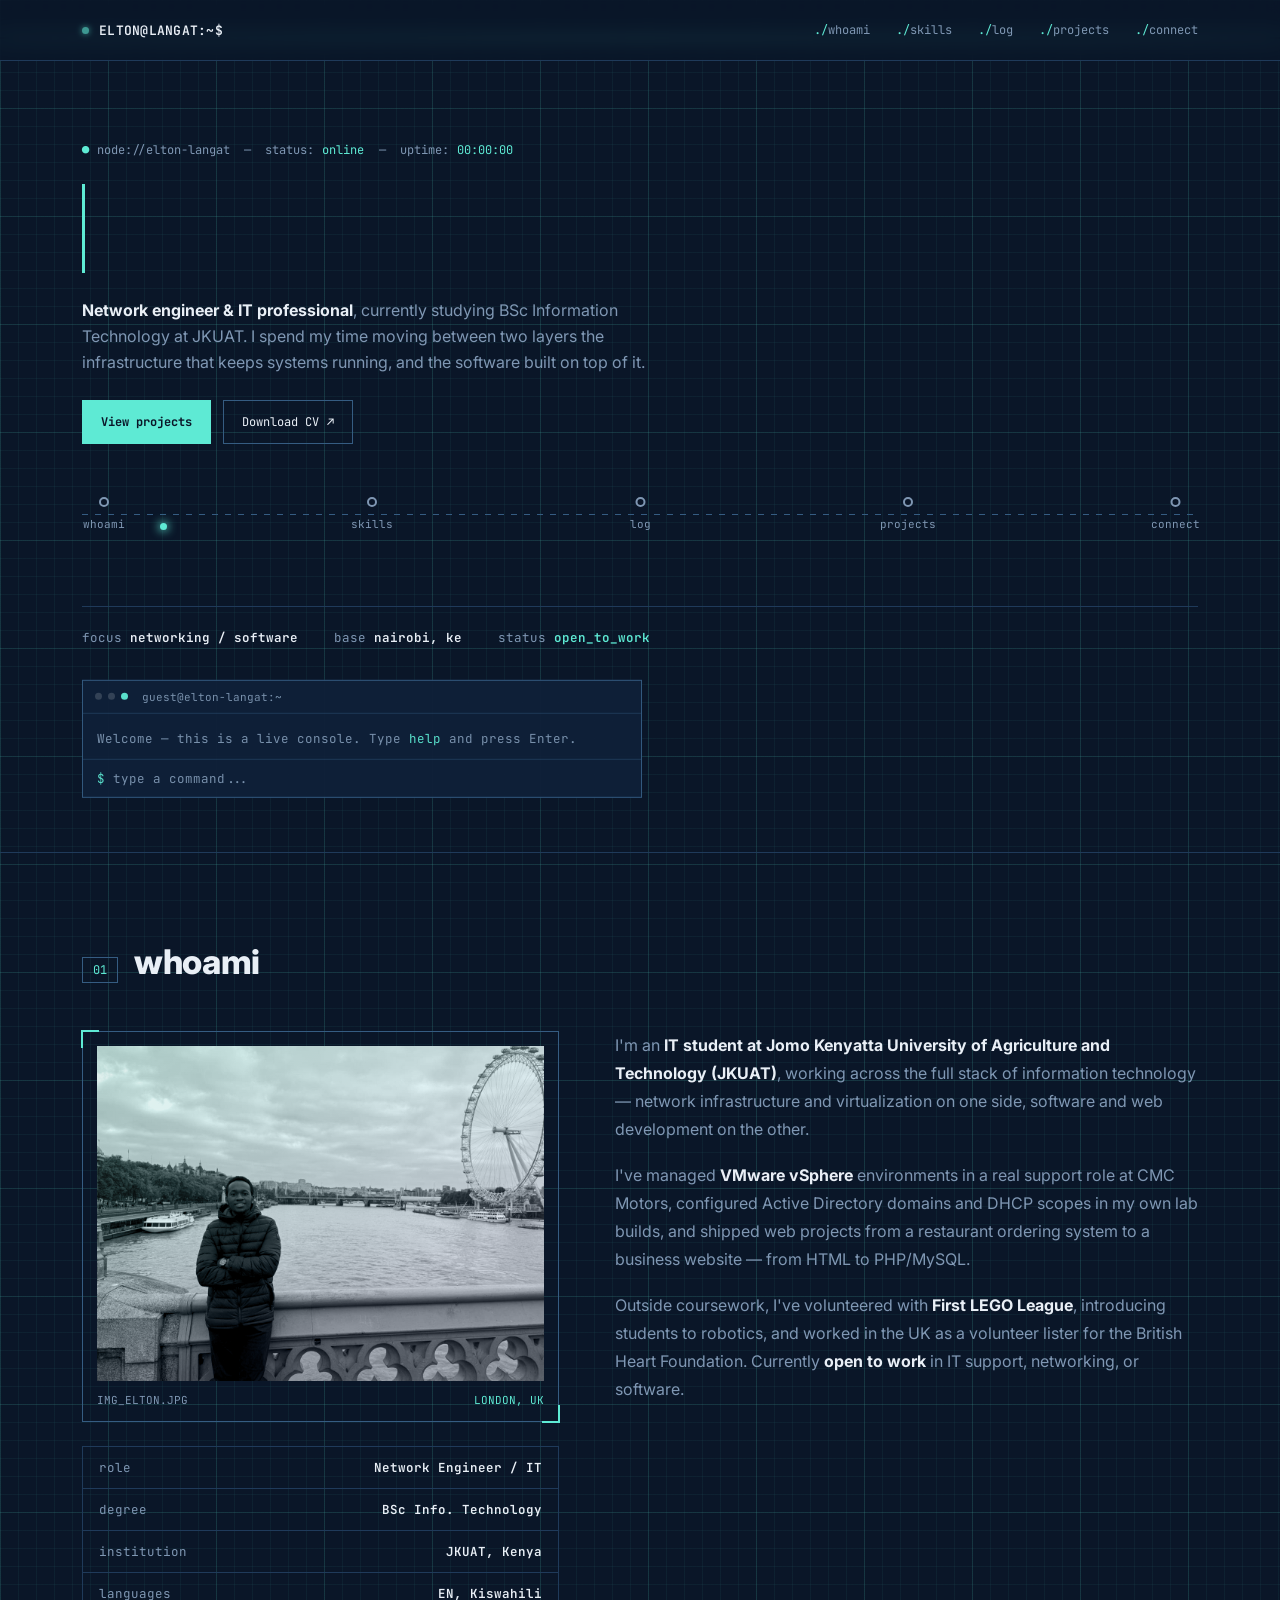
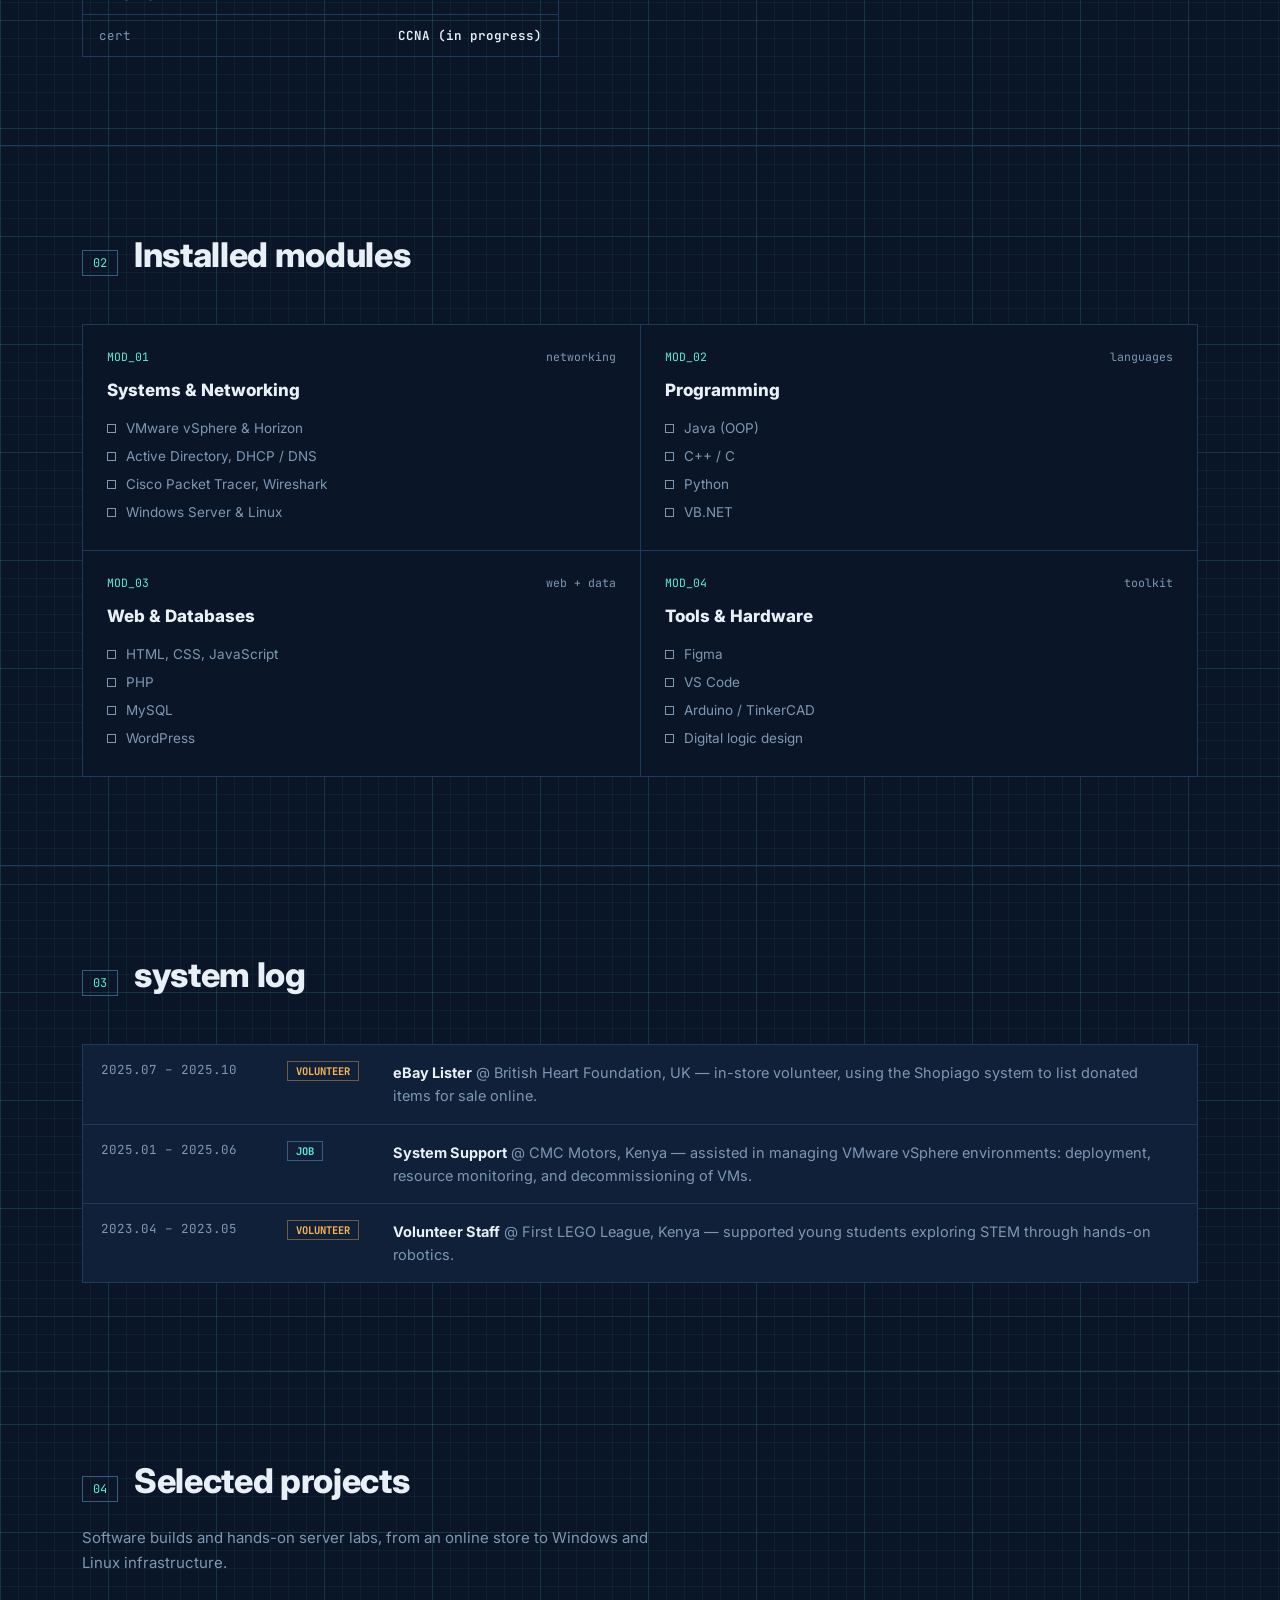
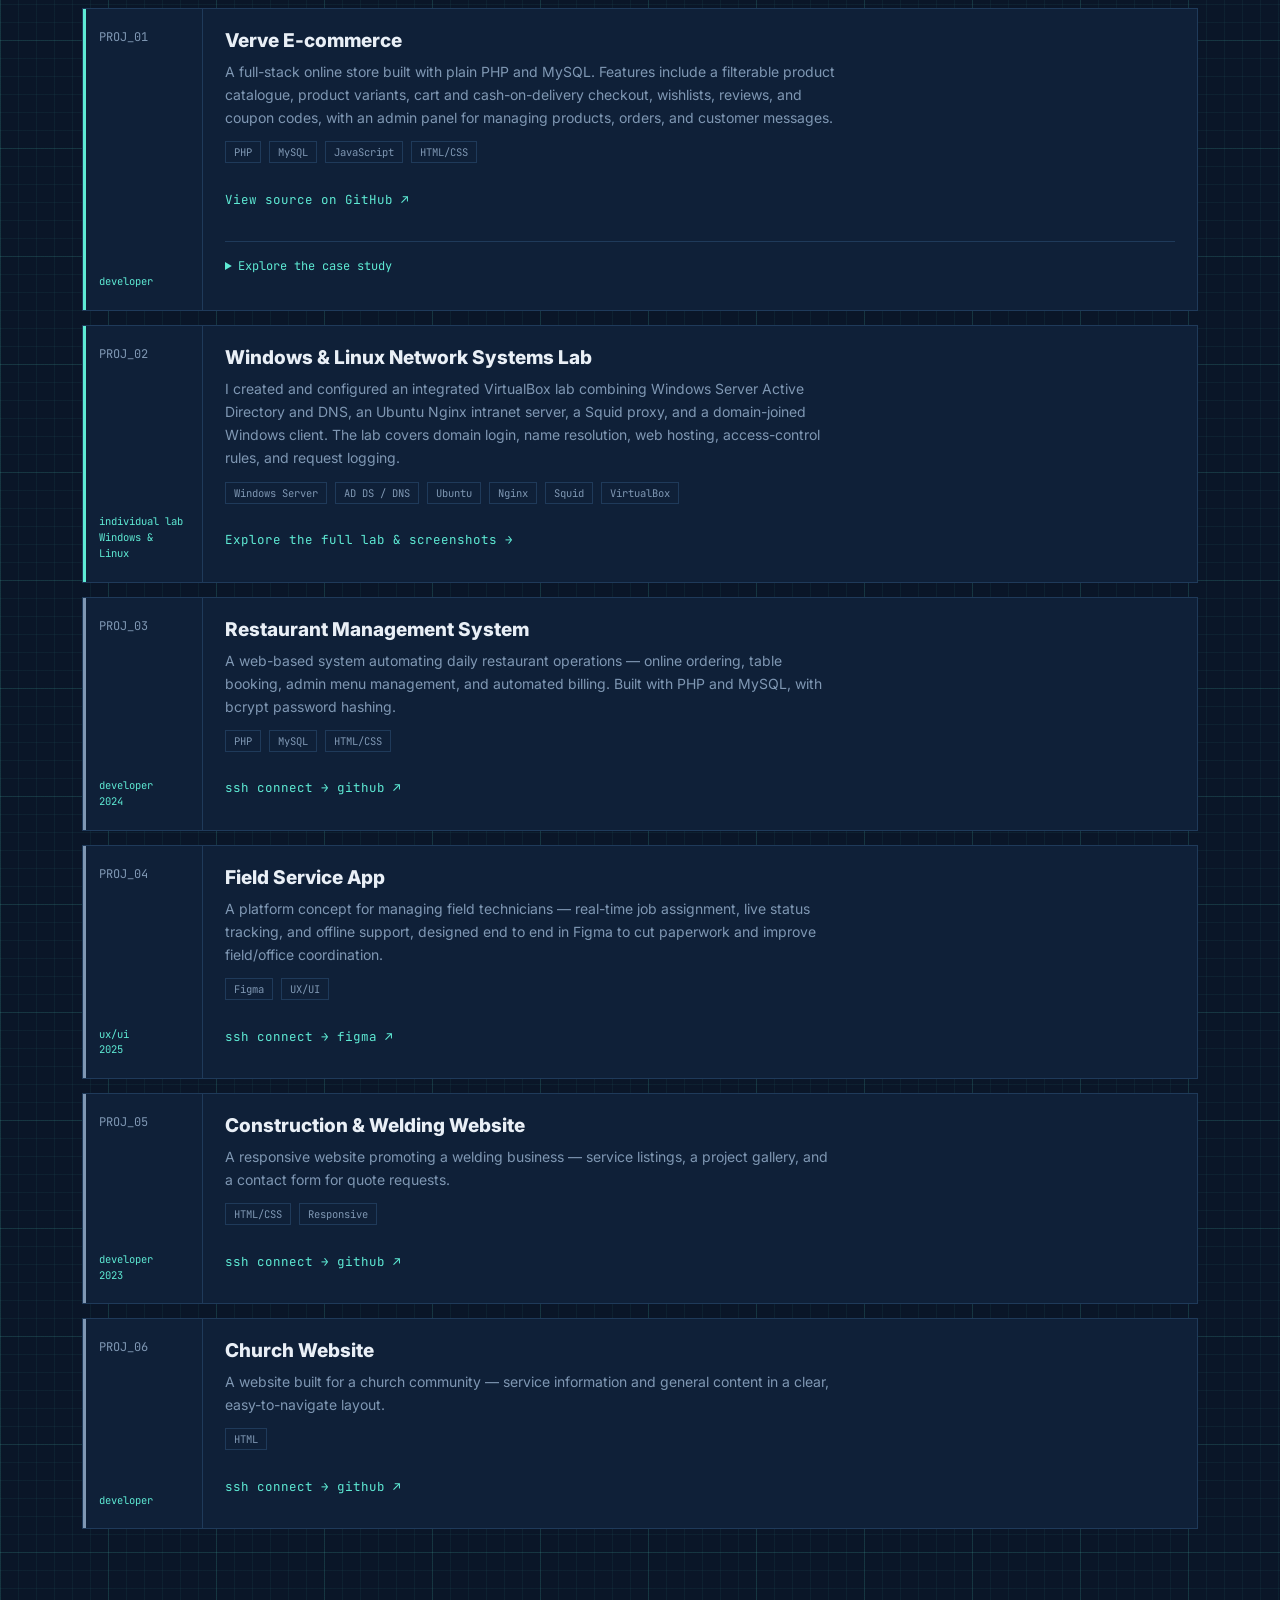
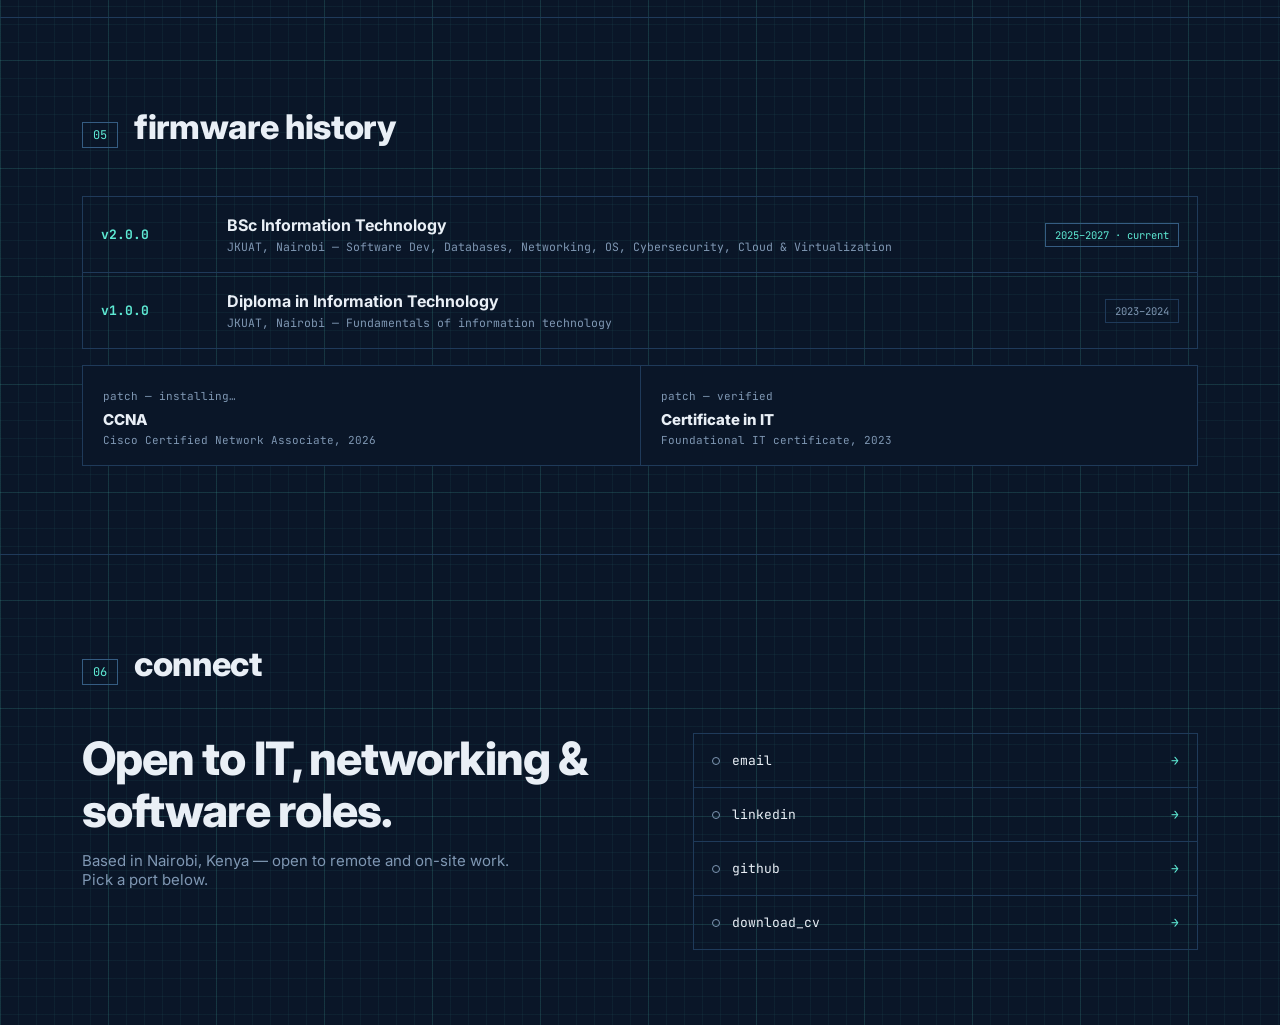
<file: index.html>
<!DOCTYPE html>
<html lang="en">
<head>
  <meta charset="UTF-8">
  <meta name="viewport" content="width=device-width, initial-scale=1">
  <meta http-equiv="refresh" content="0; url=portfolio-network.html">
  <title>Elton Langat — Portfolio</title>
  <link rel="icon" type="image/png" href="elton-logo.png">
</head>
<body>
  <p><a href="portfolio-network.html">Open Elton Langat's portfolio</a></p>
</body>
</html>
</file>
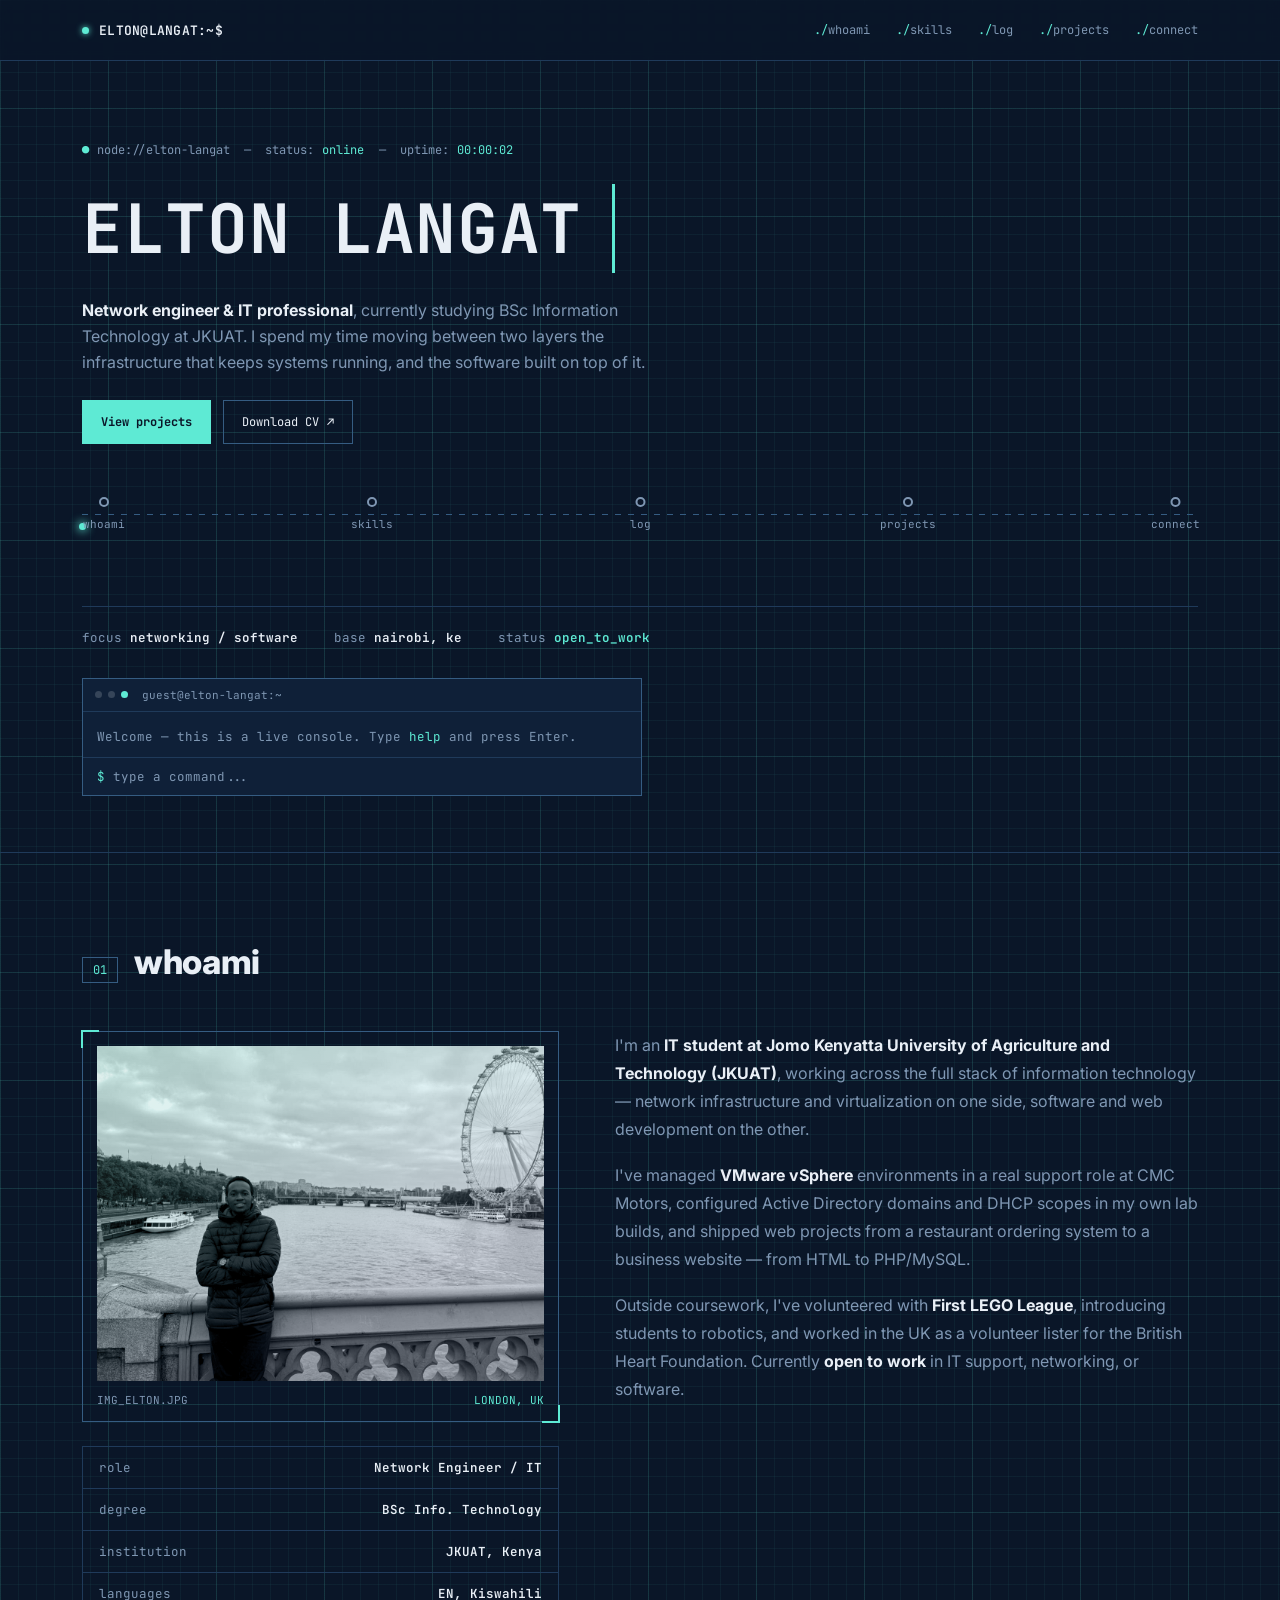
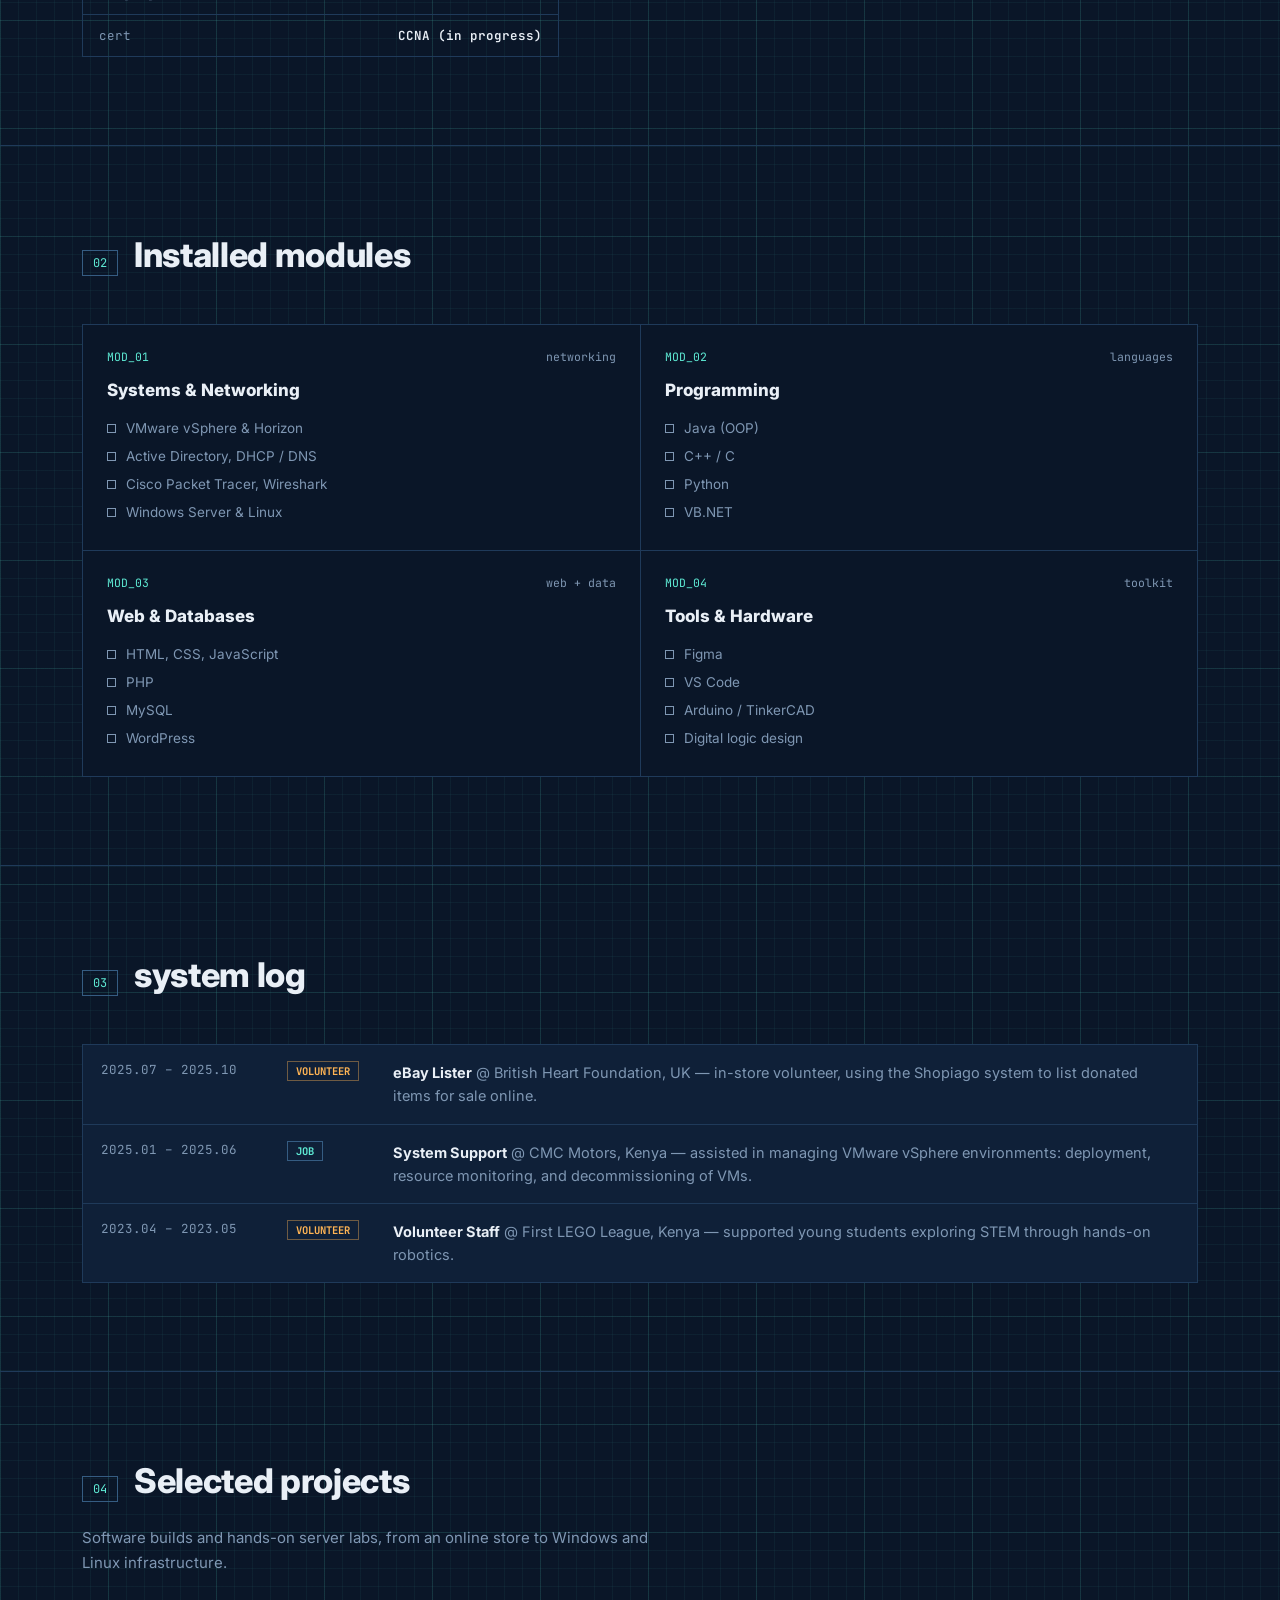
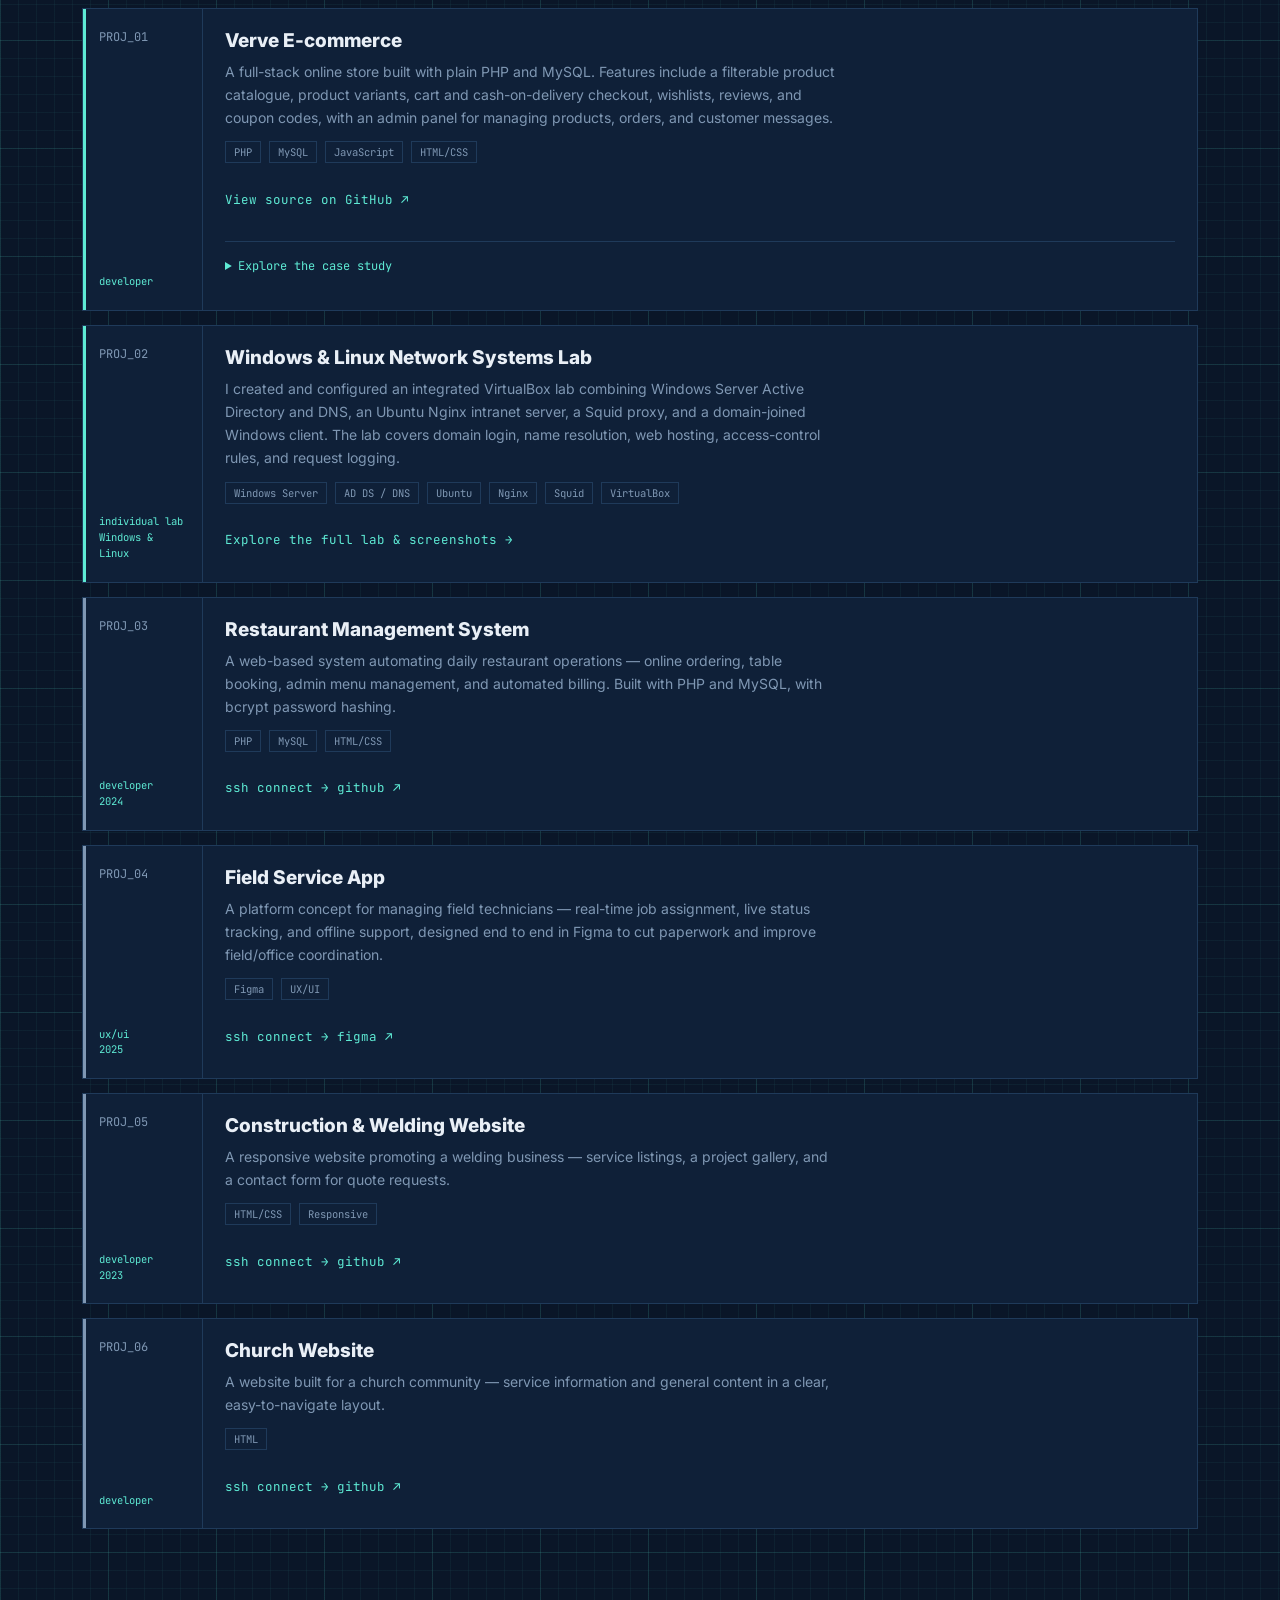
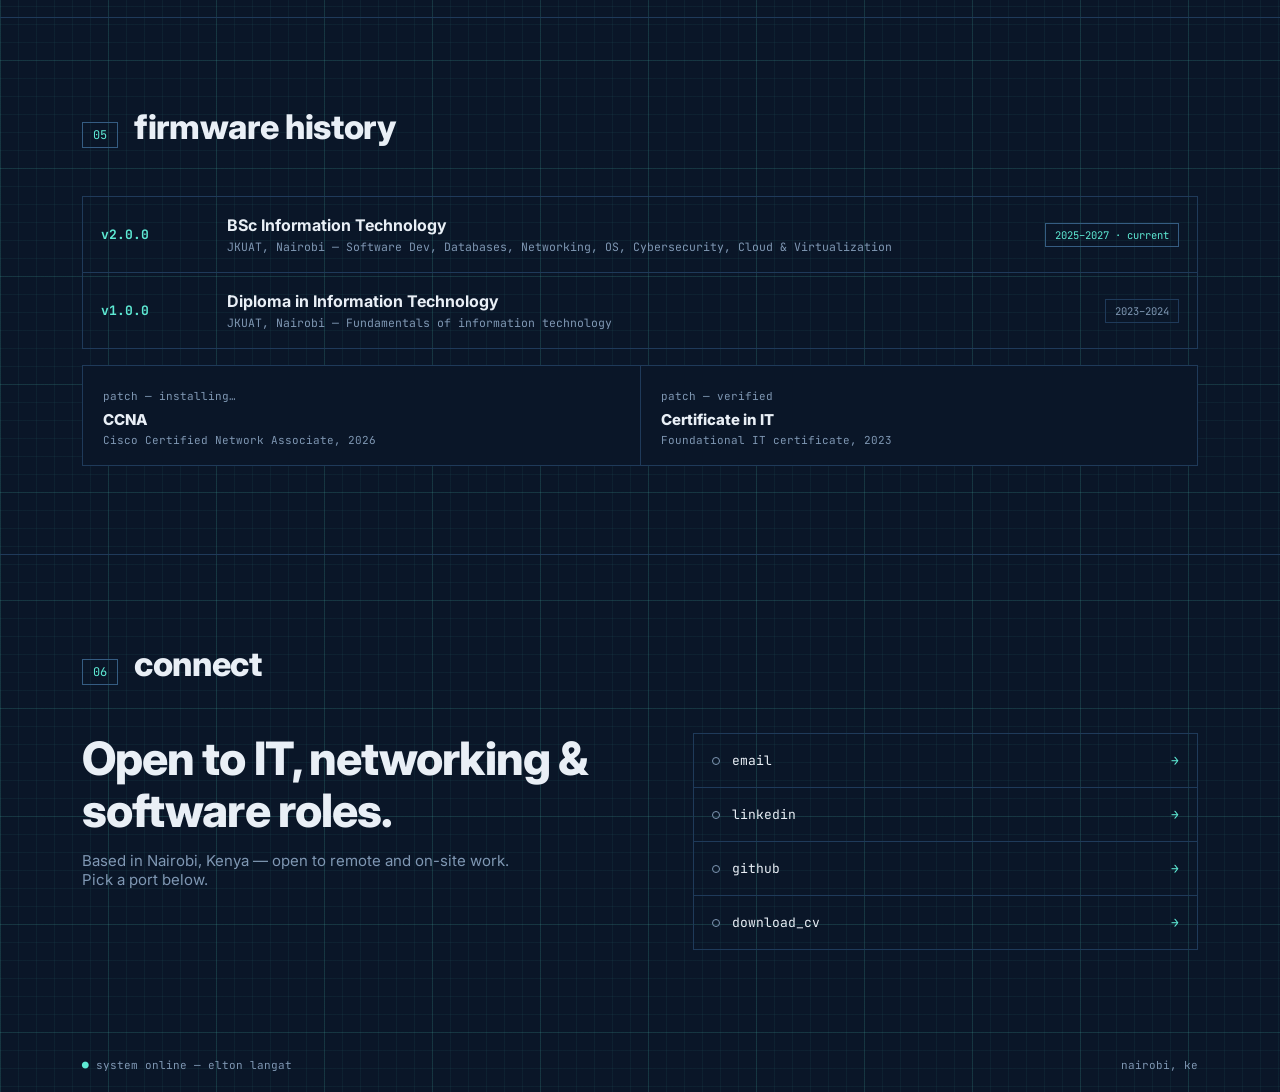
<file: portfolio-network.html>
<!DOCTYPE html>
<html lang="en">
<head>
<meta charset="UTF-8">
<link rel="icon" type="image/png" href="elton-logo.png">
<meta name="viewport" content="width=device-width, initial-scale=1, viewport-fit=cover">
<title>Elton Langat — /network</title>
<link rel="preconnect" href="https://fonts.googleapis.com">
<link rel="preconnect" href="https://fonts.gstatic.com" crossorigin>
<link href="https://fonts.googleapis.com/css2?family=JetBrains+Mono:wght@400;500;600;700&family=Inter:wght@400;500;600;700;800&display=swap" rel="stylesheet">
<link rel="stylesheet" href="style.css">
</head>
<body>

<header class="site">
  <div class="wrap nav-inner">
    <div class="mark"><span class="status-led"></span>ELTON@LANGAT:~$</div>
    <nav class="links">
      <a href="#about">whoami</a>
      <a href="#skills">skills</a>
      <a href="#experience">log</a>
      <a href="#projects">projects</a>
      <a href="#contact">connect</a>
    </nav>
  </div>
</header>

<section class="hero">
  <div class="scanline"></div>
  <div class="wrap">
    <div class="hero-topline"><span class="accent">●</span> node://elton-langat &nbsp;—&nbsp; status: <span class="accent">online</span> &nbsp;—&nbsp; uptime: <span class="accent mono" id="uptime">00:00:00</span></div>
    <h1 class="title">Elton Langat</h1>
    <p class="hero-desc">
      <strong>Network engineer &amp; IT professional</strong>, currently studying
      BSc Information Technology at JKUAT. I spend my time moving between two
      layers the infrastructure that keeps systems running, and the software
      built on top of it.
    </p>

    <div class="hero-actions"><a class="action-button primary" href="#projects">View projects</a><a class="action-button" href="https://1drv.ms/b/c/7d30a8a3c6ad86bd/IQCV1yqr6jHHQLAxtD1YakkZAe1cZ-hKlSJX8SQVIjviTTM?e=Q9FBt9" target="_blank" rel="noopener">Download CV <span aria-hidden="true">&#8599;</span></a></div>

    <div class="netmap">
      <div class="netmap-line"><span class="packet"></span></div>
      <a href="#about" class="layout-1 netnode" data-sec="whoami"><span class="dot"></span><span class="tag">whoami</span><span class="ping-tip"></span></a>
      <a href="#skills" class="layout-2 netnode" data-sec="skills"><span class="dot"></span><span class="tag">skills</span><span class="ping-tip"></span></a>
      <a href="#experience" class="layout-3 netnode" data-sec="log"><span class="dot"></span><span class="tag">log</span><span class="ping-tip"></span></a>
      <a href="#projects" class="layout-4 netnode" data-sec="projects"><span class="dot"></span><span class="tag">projects</span><span class="ping-tip"></span></a>
      <a href="#contact" class="layout-5 netnode" data-sec="connect"><span class="dot"></span><span class="tag">connect</span><span class="ping-tip"></span></a>
    </div>

    <div class="spec-strip">
      <div><span class="k">focus </span><span class="v">networking / software</span></div>
      <div><span class="k">base </span><span class="v">nairobi, ke</span></div>
      <div><span class="k">status </span><span class="v ok">open_to_work</span></div>
    </div>

    <div class="live-term reveal" id="liveTerm">
      <div class="bar"><span></span><span></span><span></span><span class="bar-label">guest@elton-langat:~</span></div>
      <div class="term-output" id="termOutput">
        <div class="tline">Welcome — this is a live console. Type <span class="accent">help</span> and press Enter.</div>
      </div>
      <div class="term-input-row">
        <span class="prompt">$</span>
        <input type="text" id="termInput" class="term-input" autocomplete="off" autocapitalize="off" spellcheck="false" placeholder="type a command..." aria-label="Terminal command input">
      </div>
    </div>
  </div>
</section>

<section id="about">
  <div class="wrap">
    <div class="sec-head reveal"><span class="sec-tag">01</span><h2 class="sec-title">whoami</h2></div>
    <div class="about-grid">
      <div class="reveal">
        <div class="frame">
          <div class="photo">
            <img src="Langat.jpeg" alt="Elton standing on Westminster Bridge in London, with the London Eye in the background">
          </div>
          <div class="cap"><span>IMG_ELTON.JPG</span><span class="accent">LONDON, UK</span></div>
        </div>
        <div class="spec-table">
          <div class="row"><span class="k">role</span><span class="v">Network Engineer / IT</span></div>
          <div class="row"><span class="k">degree</span><span class="v">BSc Info. Technology</span></div>
          <div class="row"><span class="k">institution</span><span class="v">JKUAT, Kenya</span></div>
          <div class="row"><span class="k">languages</span><span class="v">EN, Kiswahili</span></div>
          <div class="row"><span class="k">cert</span><span class="v">CCNA (in progress)</span></div>
        </div>
      </div>
      <div class="about-copy reveal">
        <p>I'm an <strong>IT student at Jomo Kenyatta University of Agriculture and Technology (JKUAT)</strong>, working across the full stack of information technology — network infrastructure and virtualization on one side, software and web development on the other.</p>
        <p>I've managed <strong>VMware vSphere</strong> environments in a real support role at CMC Motors, configured Active Directory domains and DHCP scopes in my own lab builds, and shipped web projects from a restaurant ordering system to a business website — from HTML to PHP/MySQL.</p>
        <p>Outside coursework, I've volunteered with <strong>First LEGO League</strong>, introducing students to robotics, and worked in the UK as a volunteer lister for the British Heart Foundation. Currently <strong>open to work</strong> in IT support, networking, or software.</p>
      </div>
    </div>
  </div>
</section>

<section id="skills">
  <div class="wrap">
    <div class="sec-head reveal"><span class="sec-tag">02</span><h2 class="sec-title">Installed modules</h2></div>
    <div class="modules reveal">
      <div class="module">
        <div class="module-head"><span class="id">MOD_01</span><span>networking</span></div>
        <h3>Systems &amp; Networking</h3>
        <div class="port-row"><span class="port"></span>VMware vSphere &amp; Horizon</div>
        <div class="port-row"><span class="port"></span>Active Directory, DHCP / DNS</div>
        <div class="port-row"><span class="port"></span>Cisco Packet Tracer, Wireshark</div>
        <div class="port-row"><span class="port"></span>Windows Server &amp; Linux</div>
      </div>
      <div class="module">
        <div class="module-head"><span class="id">MOD_02</span><span>languages</span></div>
        <h3>Programming</h3>
        <div class="port-row"><span class="port"></span>Java (OOP)</div>
        <div class="port-row"><span class="port"></span>C++ / C</div>
        <div class="port-row"><span class="port"></span>Python</div>
        <div class="port-row"><span class="port"></span>VB.NET</div>
      </div>
      <div class="module">
        <div class="module-head"><span class="id">MOD_03</span><span>web + data</span></div>
        <h3>Web &amp; Databases</h3>
        <div class="port-row"><span class="port"></span>HTML, CSS, JavaScript</div>
        <div class="port-row"><span class="port"></span>PHP</div>
        <div class="port-row"><span class="port"></span>MySQL</div>
        <div class="port-row"><span class="port"></span>WordPress</div>
      </div>
      <div class="module">
        <div class="module-head"><span class="id">MOD_04</span><span>toolkit</span></div>
        <h3>Tools &amp; Hardware</h3>
        <div class="port-row"><span class="port"></span>Figma</div>
        <div class="port-row"><span class="port"></span>VS Code</div>
        <div class="port-row"><span class="port"></span>Arduino / TinkerCAD</div>
        <div class="port-row"><span class="port"></span>Digital logic design</div>
      </div>
    </div>
  </div>
</section>

<section id="experience">
  <div class="wrap">
    <div class="sec-head reveal"><span class="sec-tag">03</span><h2 class="sec-title">system log</h2></div>
    <div class="synlog reveal">
      <div class="log-line">
        <span class="ts">2025.07 – 2025.10</span>
        <span class="tag vol">VOLUNTEER</span>
        <span class="msg"><strong>eBay Lister</strong> @ British Heart Foundation, UK — in-store volunteer, using the Shopiago system to list donated items for sale online.</span>
      </div>
      <div class="log-line">
        <span class="ts">2025.01 – 2025.06</span>
        <span class="tag">JOB</span>
        <span class="msg"><strong>System Support</strong> @ CMC Motors, Kenya — assisted in managing VMware vSphere environments: deployment, resource monitoring, and decommissioning of VMs.</span>
      </div>
      <div class="log-line">
        <span class="ts">2023.04 – 2023.05</span>
        <span class="tag vol">VOLUNTEER</span>
        <span class="msg"><strong>Volunteer Staff</strong> @ First LEGO League, Kenya — supported young students exploring STEM through hands-on robotics.</span>
      </div>
    </div>
  </div>
</section>

<section id="projects">
  <div class="wrap">
    <div class="sec-head reveal"><span class="sec-tag">04</span><h2 class="sec-title">Selected projects</h2></div>
    <p class="projects-intro">Software builds and hands-on server labs, from an online store to Windows and Linux infrastructure.</p>
    <div class="rack reveal">
      <div class="unit featured-project" id="verve">
        <div class="unit-id">PROJ_01<span class="role">developer</span></div>
        <div class="unit-body">
          <h3>Verve E-commerce</h3>
          <p>A full-stack online store built with plain PHP and MySQL. Features include a filterable product catalogue, product variants, cart and cash-on-delivery checkout, wishlists, reviews, and coupon codes, with an admin panel for managing products, orders, and customer messages.</p>
          <div class="unit-tags"><span>PHP</span><span>MySQL</span><span>JavaScript</span><span>HTML/CSS</span></div>
          <a class="unit-link" href="https://github.com/EltonVerve/verve-ecommerce" target="_blank" rel="noopener">View source on GitHub <span class="arrow">&#8599;</span></a>
          <details class="case-study">
            <summary>Explore the case study</summary>
            <div class="case-study-content">
              <h4>Project purpose</h4>
              <p>Bring product browsing, ordering, and store administration together in one PHP/MySQL application.</p>
              <h4>Customer and admin workflows</h4>
              <p>Customers can filter the catalogue, select product variants, manage a wishlist, apply coupons, and place cash-on-delivery orders. The admin panel manages products, categories, orders, and customer messages.</p>
              <h4>Application structure</h4>
              <p>Built without a PHP framework, with database queries grouped into models, shared page components, and separate form handlers. The project guide documents prepared statements, password hashing, CSRF protection, and separate customer and admin roles.</p>
              <h4>Current scope</h4>
              <p>Checkout supports cash on delivery. Online payment gateways, including M-Pesa, are not connected yet. Running the project requires a PHP server and MySQL database.</p>
              <a class="unit-link" href="https://github.com/EltonVerve/verve-ecommerce/blob/main/verve/README.md" target="_blank" rel="noopener">Read the project guide <span class="arrow">&#8599;</span></a>
            </div>
          </details>
        </div>
      </div>
      <div class="unit featured-project" id="network-systems-lab">
        <div class="unit-id">PROJ_02<span class="role">individual lab<br>Windows &amp; Linux</span></div>
        <div class="unit-body">
          <h3>Windows &amp; Linux Network Systems Lab</h3>
          <p>I created and configured an integrated VirtualBox lab combining Windows Server Active Directory and DNS, an Ubuntu Nginx intranet server, a Squid proxy, and a domain-joined Windows client. The lab covers domain login, name resolution, web hosting, access-control rules, and request logging.</p>
          <div class="unit-tags"><span>Windows Server</span><span>AD DS / DNS</span><span>Ubuntu</span><span>Nginx</span><span>Squid</span><span>VirtualBox</span></div>
          <a class="unit-link" href="lab-report.html">Explore the full lab &amp; screenshots <span class="arrow" aria-hidden="true">&rarr;</span></a>
        </div>
      </div>
      <div class="unit">
        <div class="unit-id">PROJ_03<span class="role">developer<br>2024</span></div>
        <div class="unit-body">
          <h3>Restaurant Management System</h3>
          <p>A web-based system automating daily restaurant operations — online ordering, table booking, admin menu management, and automated billing. Built with PHP and MySQL, with bcrypt password hashing.</p>
          <div class="unit-tags"><span>PHP</span><span>MySQL</span><span>HTML/CSS</span></div>
          <a class="unit-link" href="https://github.com/el-maritim/restaurant-management-system" target="_blank" rel="noopener">ssh connect → github <span class="arrow">↗</span></a>
        </div>
      </div>
      <div class="unit">
        <div class="unit-id">PROJ_04<span class="role">ux/ui<br>2025</span></div>
        <div class="unit-body">
          <h3>Field Service App</h3>
          <p>A platform concept for managing field technicians — real-time job assignment, live status tracking, and offline support, designed end to end in Figma to cut paperwork and improve field/office coordination.</p>
          <div class="unit-tags"><span>Figma</span><span>UX/UI</span></div>
          <a class="unit-link" href="https://www.figma.com/design/GSxGruZW9LbgVUBccvfJms/Eng-Project" target="_blank" rel="noopener">ssh connect → figma <span class="arrow">↗</span></a>
        </div>
      </div>
      <div class="unit">
        <div class="unit-id">PROJ_05<span class="role">developer<br>2023</span></div>
        <div class="unit-body">
          <h3>Construction &amp; Welding Website</h3>
          <p>A responsive website promoting a welding business — service listings, a project gallery, and a contact form for quote requests.</p>
          <div class="unit-tags"><span>HTML/CSS</span><span>Responsive</span></div>
          <a class="unit-link" href="https://github.com/el-maritim/Construction-website" target="_blank" rel="noopener">ssh connect → github <span class="arrow">↗</span></a>
        </div>
      </div>
      <div class="unit">
        <div class="unit-id">PROJ_06<span class="role">developer</span></div>
        <div class="unit-body">
          <h3>Church Website</h3>
          <p>A website built for a church community — service information and general content in a clear, easy-to-navigate layout.</p>
          <div class="unit-tags"><span>HTML</span></div>
          <a class="unit-link" href="https://github.com/el-maritim/Church-Website-project" target="_blank" rel="noopener">ssh connect → github <span class="arrow">↗</span></a>
        </div>
      </div>
    </div>
  </div>
</section>

<section id="education">
  <div class="wrap">
    <div class="sec-head reveal"><span class="sec-tag">05</span><h2 class="sec-title">firmware history</h2></div>
    <div class="fw-list reveal">
      <div class="fw-row">
        <span class="ver">v2.0.0</span>
        <div><div class="name">BSc Information Technology</div><div class="detail">JKUAT, Nairobi — Software Dev, Databases, Networking, OS, Cybersecurity, Cloud &amp; Virtualization</div></div>
        <span class="badge current">2025–2027 · current</span>
      </div>
      <div class="fw-row">
        <span class="ver">v1.0.0</span>
        <div><div class="name">Diploma in Information Technology</div><div class="detail">JKUAT, Nairobi — Fundamentals of information technology</div></div>
        <span class="badge">2023–2024</span>
      </div>
    </div>
    <div class="cert-grid reveal">
      <div class="cert"><span class="ver">patch — installing…</span><h4>CCNA</h4><p>Cisco Certified Network Associate, 2026</p></div>
      <div class="cert"><span class="ver">patch — verified</span><h4>Certificate in IT</h4><p>Foundational IT certificate, 2023</p></div>
    </div>
  </div>
</section>

<section id="contact" class="layout-6">
  <div class="wrap">
    <div class="sec-head reveal"><span class="sec-tag">06</span><h2 class="sec-title">connect</h2></div>
    <div class="connect-grid">
      <div class="reveal">
        <h2 class="big">Open to IT, networking &amp; software roles.</h2>
        <p class="lead">Based in Nairobi, Kenya — open to remote and on-site work. Pick a port below.</p>
      </div>
      <div class="jack-list reveal">
        <a class="jack" href="mailto:langatelle@gmail.com"><span class="left"><span class="plug"></span>email</span><span class="arrow">→</span></a>
        <a class="jack" href="https://www.linkedin.com/in/elton-langat-961621375/" target="_blank" rel="noopener"><span class="left"><span class="plug"></span>linkedin</span><span class="arrow">→</span></a>
        <a class="jack" href="https://github.com/el-maritim" target="_blank" rel="noopener"><span class="left"><span class="plug"></span>github</span><span class="arrow">→</span></a>
        <a class="jack" href="https://1drv.ms/b/c/7d30a8a3c6ad86bd/IQCV1yqr6jHHQLAxtD1YakkZAe1cZ-hKlSJX8SQVIjviTTM?e=Q9FBt9" target="_blank" rel="noopener"><span class="left"><span class="plug"></span>download_cv</span><span class="arrow">→</span></a>
      </div>
    </div>
  </div>
</section>

<footer class="bottom">
  <div class="layout-7 wrap">
    <span><span class="accent">●</span> system online — elton langat</span>
    <span>nairobi, ke</span>
  </div>
</footer>

<script src="script.js"></script>

<script src="scroll.js"></script><script src="motion.js"></script><script src="navigation.js"></script></body>
</html>
</file>
<file: style.css>
:root{
    --bg:#0A1628;
    --bg-panel:#0F2038;
    --line:#1F3A5A;
    --line-bright:#355C82;
    --fg:#E9EFF6;
    --fg-soft:#7F97B3;
    --accent:#5EEAD4;
    --accent-dim:rgba(94,234,212,.14);
    --amber:#FFB454;
    --mono:'JetBrains Mono', ui-monospace, Menlo, Consolas, monospace;
    --font:'Inter', 'Helvetica Neue', Arial, sans-serif;
    box-sizing:border-box;
    padding-top:env(safe-area-inset-top,0px);
    padding-bottom:env(safe-area-inset-bottom,0px);
  }
  /* This design is intentionally always-dark (a device console), so it keeps
     its palette regardless of system theme rather than flipping to a light mode. */
  html{ scroll-padding-top:64px; scroll-behavior:smooth; }
  *{ margin:0; padding:0; box-sizing:border-box; }
  body{
    background-color:var(--bg); color:var(--fg); font-family:var(--font);
    -webkit-font-smoothing:antialiased; overflow-x:hidden;
    background-image:
      linear-gradient(rgba(94,234,212,.05) 1px, transparent 1px),
      linear-gradient(90deg, rgba(94,234,212,.05) 1px, transparent 1px),
      linear-gradient(rgba(94,234,212,.10) 1px, transparent 1px),
      linear-gradient(90deg, rgba(94,234,212,.10) 1px, transparent 1px);
    background-size:18px 18px, 18px 18px, 108px 108px, 108px 108px;
  }
  img,svg{ max-width:100%; display:block; }
  .wrap{ max-width:1180px; margin:0 auto; padding:0 32px; }
  @media (max-width:640px){ .wrap{ padding:0 20px; } }
  a{ color:inherit; text-decoration:none; }
  code, .mono{ font-family:var(--mono); }

  /* ---------- NAV ---------- */
  header.site{ position:fixed; top:0; left:0; right:0; z-index:100; padding-top:env(safe-area-inset-top,0px); background:rgba(10,22,40,.88); backdrop-filter:blur(6px); border-bottom:1px solid var(--line); }
  .nav-inner{ display:flex; align-items:center; justify-content:space-between; height:60px; }
  .mark{ font-family:var(--mono); font-weight:600; font-size:13px; letter-spacing:.02em; display:flex; align-items:center; gap:10px; }
  .status-led{ width:7px; height:7px; border-radius:50%; background:var(--accent); box-shadow:0 0 6px var(--accent); animation:pulse 2.4s ease-in-out infinite; }
  @keyframes pulse{ 0%,100%{ opacity:1; } 50%{ opacity:.35; } }
  nav.links{ display:flex; gap:26px; font-family:var(--mono); font-size:12px; color:var(--fg-soft); }
  nav.links a{ position:relative; padding:4px 0; transition:color .25s ease; }
  nav.links a::before{ content:"./"; color:var(--accent); }
  nav.links a:hover{ color:var(--fg); }
  @media (max-width:640px){ nav.links{ gap:14px; font-size:10.5px; } }

  /* ---------- HERO ---------- */
  .hero{ padding:140px 0 56px; border-bottom:1px solid var(--line); position:relative; overflow:hidden; }
  .scanline{
    position:absolute; left:0; right:0; top:0; height:2px;
    background:linear-gradient(90deg, transparent, var(--accent), transparent);
    opacity:.9; box-shadow:0 0 18px 2px var(--accent);
  }
  html.has-js .scanline{ animation: sweep 1.8s cubic-bezier(.65,0,.35,1) both; }
  @keyframes sweep{ from{ top:0; opacity:1; } to{ top:100%; opacity:0; } }
  @media (prefers-reduced-motion: reduce){ html.has-js .scanline{ animation:none; display:none; } }

  .hero-topline{ font-family:var(--mono); font-size:12px; color:var(--fg-soft); display:flex; align-items:center; gap:8px; margin-bottom:22px; }
  .hero-topline .accent{ color:var(--accent); }

  h1.title{
    font-family:var(--mono); font-weight:700; letter-spacing:.01em;
    font-size:clamp(32px, 6.4vw, 68px); text-transform:uppercase;
    width:auto; overflow:visible; white-space:normal; border-right:none;
  }
  html.has-js h1.title{
    display:inline-block; width:0; overflow:hidden; white-space:nowrap;
    border-right:3px solid var(--accent);
    animation: typing 1.1s steps(13) .35s forwards, caret .85s step-end infinite;
  }
  @keyframes typing{ from{ width:0; } to{ width:13ch; } }
  @keyframes caret{ 50%{ border-color:transparent; } }
  @media (prefers-reduced-motion: reduce){
    html.has-js h1.title{ width:13ch; animation:none; border-right:none; }
  }

  .hero-desc{ margin-top:20px; max-width:60ch; font-size:16px; line-height:1.65; color:var(--fg-soft); }
  .hero-desc strong{ color:var(--fg); font-weight:700; }

  /* ---------- Network map nav ---------- */
  .netmap{ position:relative; height:78px; margin:56px 0 8px; }
  .netmap-line{ position:absolute; left:0; right:0; top:14px; height:1px; background-image:repeating-linear-gradient(90deg, var(--line-bright) 0 6px, transparent 6px 13px); }
  .packet{ position:absolute; top:9px; left:0%; width:7px; height:7px; margin-left:-3.5px; border-radius:50%; background:var(--accent); box-shadow:0 0 10px 1px var(--accent); }
  html.has-js .packet{ animation: travel 5s linear infinite; }
  @keyframes travel{ from{ left:0%; } to{ left:100%; } }
  @media (prefers-reduced-motion: reduce){ html.has-js .packet{ animation:none; left:0%; } }
  .netnode{ position:absolute; top:14px; transform:translate(-50%,-50%); display:flex; flex-direction:column; align-items:center; gap:10px; }
  .netnode .dot{ width:10px; height:10px; border-radius:50%; background:var(--bg); border:2px solid var(--fg-soft); transition:border-color .25s ease, background .25s ease, box-shadow .25s ease; }
  .netnode:hover .dot{ border-color:var(--accent); background:var(--accent); box-shadow:0 0 10px var(--accent); }
  .netnode .tag{ font-family:var(--mono); font-size:11px; color:var(--fg-soft); white-space:nowrap; transition:color .25s ease; }
  .netnode:hover .tag{ color:var(--fg); }
  .netnode .ping-tip{
    position:absolute; top:-26px; left:50%; transform:translateX(-50%);
    font-family:var(--mono); font-size:10px; color:var(--accent);
    background:var(--bg-panel); border:1px solid var(--line-bright); padding:3px 7px;
    white-space:nowrap; opacity:0; pointer-events:none; transition:opacity .2s ease, transform .2s ease;
  }
  .netnode:hover .ping-tip{ opacity:1; transform:translateX(-50%) translateY(-2px); }
  @media (max-width:560px){ .netnode .tag{ font-size:9px; } .netnode .ping-tip{ display:none; } }

  /* ---------- Click ripple (network ping) ---------- */
  .ping-ripple{
    position:fixed; width:10px; height:10px; margin:-5px 0 0 -5px; border-radius:50%;
    border:1.5px solid var(--accent); pointer-events:none; z-index:400;
    animation: ripple-out .7s cubic-bezier(.22,1,.36,1) forwards;
  }
  @keyframes ripple-out{ to{ width:56px; height:56px; margin:-28px 0 0 -28px; opacity:0; } }

  /* ---------- Live terminal ---------- */
  .live-term{
    margin-top:32px; max-width:560px; border:1px solid var(--line-bright); background:var(--bg-panel);
    font-family:var(--mono); font-size:12.5px;
  }
  .live-term .bar{ display:flex; align-items:center; gap:6px; padding:9px 12px; border-bottom:1px solid var(--line); }
  .live-term .bar span:not(.bar-label){ width:7px; height:7px; border-radius:50%; background:rgba(233,239,246,.18); }
  .live-term .bar span:nth-child(3){ background:var(--accent); }
  .live-term .bar-label{ margin-left:8px; color:var(--fg-soft); font-size:11px; width:auto !important; height:auto !important; border-radius:0 !important; background:transparent !important; }
  .term-output{ padding:14px 14px 4px; max-height:180px; overflow-y:auto; }
  .term-output .tline{ line-height:1.7; color:var(--fg-soft); margin-bottom:6px; white-space:pre-wrap; }
  .term-output .tline .accent{ color:var(--accent); }
  .term-output .tline.echo{ color:var(--fg); }
  .term-output .tline.echo::before{ content:"$ "; color:var(--accent); }
  .term-input-row{ display:flex; align-items:center; gap:8px; padding:10px 14px; border-top:1px solid var(--line); }
  .term-input-row .prompt{ color:var(--accent); }
  .term-input{
    flex:1; background:transparent; border:none; outline:none; color:var(--fg);
    font-family:var(--mono); font-size:12.5px; caret-color:var(--accent);
  }
  .term-input::placeholder{ color:var(--fg-soft); }

  .spec-strip{ margin-top:28px; padding-top:22px; border-top:1px solid var(--line); display:flex; gap:36px; flex-wrap:wrap; font-family:var(--mono); font-size:12.5px; }
  .spec-strip .k{ color:var(--fg-soft); }
  .spec-strip .v{ color:var(--fg); font-weight:600; }
  .spec-strip .v.ok{ color:var(--accent); }

  /* ---------- SECTION shell ---------- */
  section{ padding:88px 0; border-bottom:1px solid var(--line); }
  .sec-head{ display:flex; align-items:baseline; gap:16px; margin-bottom:48px; }
  .sec-tag{ font-family:var(--mono); font-size:12px; color:var(--accent); border:1px solid var(--line-bright); padding:4px 10px; }
  .sec-title{ font-size:clamp(24px,3.6vw,34px); font-weight:800; letter-spacing:-0.01em; }
  .sec-sub{ font-family:var(--mono); font-size:12.5px; color:var(--fg-soft); max-width:56ch; margin-top:10px; }

  .reveal{ opacity:1; transform:none; }
  html.has-js .reveal{ opacity:0; transform:translateY(10px); transition:opacity .6s ease, transform .6s cubic-bezier(.22,1,.36,1); }
  html.has-js .reveal.in{ opacity:1; transform:translateY(0); }
  @media (prefers-reduced-motion: reduce){ html.has-js .reveal{ opacity:1; transform:none; } }

  /* ---------- ABOUT (spec sheet) ---------- */
  .about-grid{ display:grid; grid-template-columns: 0.9fr 1.1fr; gap:56px; }
  @media (max-width:800px){ .about-grid{ grid-template-columns:1fr; gap:32px; } }
  .frame{ position:relative; border:1px solid var(--line-bright); padding:14px; }
  .frame::before, .frame::after{ content:""; position:absolute; width:16px; height:16px; border:2px solid var(--accent); }
  .frame::before{ top:-2px; left:-2px; border-right:none; border-bottom:none; }
  .frame::after{ bottom:-2px; right:-2px; border-left:none; border-top:none; }
  .frame .photo{ position:relative; overflow:hidden; aspect-ratio:4/3; }
  .frame .photo img{ width:100%; height:100%; object-fit:cover; object-position:center 30%; filter:grayscale(1) contrast(1.08) brightness(.92); transition:filter .35s ease; }
  .frame .photo::after{ content:""; position:absolute; inset:0; background:linear-gradient(155deg, rgba(94,234,212,.22), rgba(10,22,40,.5) 70%); mix-blend-mode:color; pointer-events:none; transition:opacity .35s ease; }
  .frame:hover .photo img{ filter:none; }
  .frame:hover .photo::after{ opacity:0; }
  .frame .cap{ margin-top:12px; display:flex; justify-content:space-between; font-family:var(--mono); font-size:11px; color:var(--fg-soft); }
  .frame .cap .accent{ color:var(--accent); }

  .spec-table{ margin-top:24px; border:1px solid var(--line); }
  .spec-table .row{ display:flex; justify-content:space-between; padding:12px 16px; border-bottom:1px solid var(--line); font-family:var(--mono); font-size:12.5px; }
  .spec-table .row:last-child{ border-bottom:none; }
  .spec-table .k{ color:var(--fg-soft); }
  .spec-table .v{ color:var(--fg); font-weight:600; text-align:right; }

  .about-copy p{ font-size:16px; line-height:1.75; color:var(--fg-soft); margin-bottom:18px; }
  .about-copy p strong{ color:var(--fg); font-weight:700; }

  /* ---------- SKILLS (module / port panel) ---------- */
  .modules{ display:grid; grid-template-columns:repeat(2,1fr); gap:1px; background:var(--line); border:1px solid var(--line); }
  @media (max-width:640px){ .modules{ grid-template-columns:1fr; } }
  .module{ background:var(--bg); padding:24px; }
  .module-head{ display:flex; justify-content:space-between; align-items:baseline; margin-bottom:16px; font-family:var(--mono); font-size:11.5px; color:var(--fg-soft); }
  .module-head .id{ color:var(--accent); }
  .module h3{ font-size:17px; font-weight:800; margin-bottom:14px; }
  .port-row{ display:flex; align-items:center; gap:10px; padding:6px 0; font-size:13.5px; color:var(--fg-soft); }
  .port{ width:9px; height:9px; border:1.5px solid var(--fg-soft); flex:none; transition:background .2s ease, border-color .2s ease, box-shadow .2s ease; }
  .port-row:hover .port{ background:var(--accent); border-color:var(--accent); box-shadow:0 0 6px var(--accent); }
  .port-row:hover{ color:var(--fg); }

  /* ---------- EXPERIENCE (system log) ---------- */
  .synlog{ border:1px solid var(--line); background:var(--bg-panel); }
  .synlog .log-line{ display:grid; grid-template-columns: 170px 90px 1fr; gap:16px; padding:16px 18px; border-bottom:1px solid var(--line); font-family:var(--mono); font-size:12.5px; align-items:start; }
  .synlog .log-line:last-child{ border-bottom:none; }
  @media (max-width:700px){ .synlog .log-line{ grid-template-columns:1fr; gap:6px; } }
  .synlog .ts{ color:var(--fg-soft); white-space:nowrap; }
  .synlog .tag{ display:inline-block; font-size:10.5px; font-weight:700; padding:2px 8px; border:1px solid var(--line-bright); color:var(--accent); width:max-content; }
  .synlog .tag.vol{ color:var(--amber); border-color:rgba(255,180,84,.4); }
  .synlog .msg{ font-family:var(--font); font-size:14.5px; line-height:1.6; color:var(--fg-soft); }
  .synlog .msg strong{ color:var(--fg); font-weight:700; }

  /* ---------- PROJECTS (rack units) ---------- */
  .rack{ display:flex; flex-direction:column; gap:14px; }
  .unit{ position:relative; display:grid; grid-template-columns:120px 1fr; border:1px solid var(--line); background:var(--bg-panel); overflow:hidden; transition:border-color .3s ease; }
  .unit:hover{ border-color:var(--line-bright); }
  .unit::before{ content:""; position:absolute; left:0; top:0; bottom:0; width:3px; background:var(--fg-soft); transition:background .3s ease, box-shadow .3s ease; }
  .unit:hover::before{ background:var(--accent); box-shadow:0 0 10px var(--accent); }
  .unit-id{ font-family:var(--mono); font-size:12px; color:var(--fg-soft); padding:20px 16px; border-right:1px solid var(--line); display:flex; flex-direction:column; justify-content:space-between; }
  .unit-id .role{ font-size:10.5px; color:var(--accent); line-height:1.5; }
  .unit-body{ padding:20px 22px; }
  .unit-body h3{ font-size:19px; font-weight:800; margin-bottom:8px; }
  .unit-body p{ font-size:14px; line-height:1.65; color:var(--fg-soft); margin-bottom:12px; max-width:68ch; }
  .unit-tags{ display:flex; flex-wrap:wrap; gap:8px; margin-bottom:14px; }
  .unit-tags span{ font-family:var(--mono); font-size:10.5px; color:var(--fg-soft); border:1px solid var(--line); padding:3px 8px; }
  .unit-link{ display:inline-flex; align-items:center; gap:8px; font-family:var(--mono); font-size:12.5px; color:var(--accent); }
  .unit-link .arrow{ transition:transform .3s cubic-bezier(.65,0,.35,1); }
  .unit-link:hover .arrow{ transform:translateX(4px); }
  @media (max-width:640px){ .unit{ grid-template-columns:1fr; } .unit-id{ border-right:none; border-bottom:1px solid var(--line); flex-direction:row; justify-content:space-between; align-items:center; } }

  /* ---------- EDUCATION (firmware log) ---------- */
  .fw-list{ border:1px solid var(--line); }
  .fw-row{ display:grid; grid-template-columns:110px 1fr auto; gap:16px; align-items:center; padding:18px; border-bottom:1px solid var(--line); }
  .fw-row:last-child{ border-bottom:none; }
  @media (max-width:640px){ .fw-row{ grid-template-columns:1fr; gap:6px; } }
  .fw-row .ver{ font-family:var(--mono); font-size:13px; color:var(--accent); font-weight:700; }
  .fw-row .name{ font-size:16px; font-weight:700; }
  .fw-row .detail{ font-family:var(--mono); font-size:11.5px; color:var(--fg-soft); margin-top:4px; }
  .fw-row .badge{ font-family:var(--mono); font-size:10.5px; color:var(--fg-soft); border:1px solid var(--line); padding:4px 9px; white-space:nowrap; }
  .fw-row .badge.current{ color:var(--accent); border-color:var(--line-bright); }

  .cert-grid{ display:grid; grid-template-columns:1fr 1fr; gap:1px; background:var(--line); border:1px solid var(--line); margin-top:16px; }
  @media (max-width:560px){ .cert-grid{ grid-template-columns:1fr; } }
  .cert{ background:var(--bg); padding:18px 20px; }
  .cert .ver{ font-family:var(--mono); font-size:11px; color:var(--fg-soft); }
  .cert h4{ font-size:15px; font-weight:800; margin-top:6px; }
  .cert p{ font-family:var(--mono); font-size:11px; color:var(--fg-soft); margin-top:4px; }

  /* ---------- CONTACT (connect panel) ---------- */
  .connect-grid{ display:grid; grid-template-columns:1.1fr 1fr; gap:56px; align-items:start; }
  @media (max-width:800px){ .connect-grid{ grid-template-columns:1fr; gap:32px; } }
  .connect-grid h2.big{ font-size:clamp(28px,5vw,46px); font-weight:800; letter-spacing:-0.02em; line-height:1.12; }
  .connect-grid .lead{ margin-top:14px; font-size:15px; color:var(--fg-soft); max-width:48ch; }
  .jack-list{ border:1px solid var(--line); }
  .jack{ display:flex; align-items:center; justify-content:space-between; padding:18px 18px; border-bottom:1px solid var(--line); font-family:var(--mono); font-size:13px; transition:background .25s ease; }
  .jack:last-child{ border-bottom:none; }
  .jack:hover{ background:var(--bg-panel); }
  .jack .left{ display:flex; align-items:center; gap:12px; }
  .jack .plug{ width:8px; height:8px; border-radius:50%; border:1.5px solid var(--fg-soft); transition:.25s; }
  .jack:hover .plug{ background:var(--accent); border-color:var(--accent); box-shadow:0 0 8px var(--accent); }
  .jack .arrow{ color:var(--accent); transition:transform .3s cubic-bezier(.65,0,.35,1); }
  .jack:hover .arrow{ transform:translateX(4px); }

  footer.bottom{ padding:20px 0; font-family:var(--mono); font-size:11px; color:var(--fg-soft); display:flex; justify-content:space-between; flex-wrap:wrap; gap:8px; }
  footer.bottom .accent{ color:var(--accent); }

  :focus-visible{ outline:2px solid var(--accent); outline-offset:3px; }
  ::selection{ background:var(--accent); color:var(--bg); }

.layout-1{ left:2% }
.cursor-ring{ position:fixed; top:0; left:0; width:0; height:0; z-index:600; pointer-events:none; opacity:0; transition:opacity .2s; }
.cursor-ring.visible{ opacity:1; }
.cursor-ring::before{ content:""; position:absolute; width:30px; height:30px; left:-15px; top:-15px; border:1px solid var(--accent); border-radius:50%; transition:transform .25s, background .25s; }
.cursor-ring.over-link::before{ transform:scale(1.65); background:var(--accent-dim); }
@media(hover:hover) and (pointer:fine) and (prefers-reduced-motion:no-preference){
  .unit,.module,.report-intro{ transition:transform .3s ease, border-color .3s ease, box-shadow .3s ease; }
  .pointer-card{ transform:perspective(1200px) rotateX(var(--tilt-x,0deg)) rotateY(var(--tilt-y,0deg)); box-shadow:0 12px 30px rgba(0,0,0,.15); }
  .action-button{ transition:transform .25s ease, background .25s ease; }
  .action-button:hover{ transform:translateY(-3px); }
}
@media(prefers-reduced-motion:reduce),(hover:none){ .cursor-ring{ display:none; } }
@media print{ .cursor-ring{ display:none; } }
.reading-progress{ position:fixed; top:0; left:0; width:100%; height:3px; background:var(--accent); transform:scaleX(0); transform-origin:left; z-index:500; pointer-events:none; }
.report-toc a[aria-current="location"]{ color:var(--accent); background:var(--accent-dim); border-left-color:var(--accent); }
@media(prefers-reduced-motion:reduce){ html{ scroll-behavior:auto; } }
@media print{ .reading-progress{ display:none; } }

.layout-2{ left:26% }

.layout-3{ left:50% }

.layout-4{ left:74% }

.layout-5{ left:98% }

.layout-6{ border-bottom:none; }

.layout-7{ display:flex; justify-content:space-between; width:100%; flex-wrap:wrap; gap:8px; }

/* Project case studies and primary navigation actions */
.hero-actions{ display:flex; flex-wrap:wrap; gap:12px; margin-top:24px; }
.action-button{ display:inline-flex; align-items:center; justify-content:center; gap:8px; min-height:44px; padding:12px 18px; border:1px solid var(--line-bright); font-family:var(--mono); font-size:12px; }
.action-button.primary{ background:var(--accent); border-color:var(--accent); color:var(--bg); font-weight:700; }
.action-button:hover{ border-color:var(--accent); }
.action-button.primary:hover{ background:var(--fg); border-color:var(--fg); }
.projects-intro{ margin:-24px 0 32px; color:var(--fg-soft); font-size:15px; line-height:1.65; max-width:65ch; }
.featured-project::before{ background:var(--accent); }
.case-study{ margin-top:20px; border-top:1px solid var(--line); }
.case-study summary{ padding:16px 0; cursor:pointer; color:var(--accent); font-family:var(--mono); font-size:12px; }
.case-study-content{ padding:4px 0 8px; }
.case-study-content h4{ margin:16px 0 8px; color:var(--fg); font-size:14px; }
.case-study-content h4:first-child{ margin-top:0; }
.case-study-content p{ max-width:70ch; }
.lab-machines{ margin:16px 0; border:1px solid var(--line); }
.lab-machines > div{ padding:12px 14px; border-bottom:1px solid var(--line); }
.lab-machines > div:last-child{ border-bottom:none; }
.lab-machines dt{ font-family:var(--mono); color:var(--accent); font-size:12px; overflow-wrap:anywhere; }
.lab-machines dd{ margin:6px 0 0; font-size:13px; line-height:1.6; color:var(--fg-soft); }
.lab-evidence{ margin:20px 0; }
.lab-evidence a{ display:block; width:fit-content; max-width:100%; }
.lab-evidence img{ width:auto; height:auto; max-width:100%; border:1px solid var(--line-bright); }
.lab-evidence figcaption{ margin-top:10px; max-width:70ch; color:var(--fg-soft); font-size:12px; line-height:1.6; }
.case-study-content .lab-context{ padding-top:14px; border-top:1px solid var(--line); font-size:12px; }

/* Responsive layout and accessible mobile navigation */
.nav-toggle{display:none;background:var(--bg-panel);border:1px solid var(--line-bright);color:var(--accent);font:12px var(--mono);min-height:44px;padding:0 14px;cursor:pointer}
.about-grid>*,.connect-grid>*,.unit>*,.modules>*,.fw-row>*,.synlog .log-line>*{min-width:0}
.hero-topline{flex-wrap:wrap;line-height:1.8}
.term-input{min-width:0}
.term-output .tline,.unit-body p,.unit-body h3,.about-copy p,.spec-table .v,.fw-row .detail{overflow-wrap:anywhere}
.sec-head{flex-wrap:wrap}
.sec-tag{flex:none}
.unit-link{flex-wrap:wrap;min-height:44px}
h1.title{max-width:100%}
@media(max-width:760px){
  header.site:not(.nav-ready){position:sticky;top:0}
  header.site .nav-inner{position:relative;min-height:60px;height:auto;flex-wrap:wrap;gap:0;padding-top:8px;padding-bottom:8px}
  header.site .mark{font-size:12px;min-height:44px;white-space:nowrap}
  header.site nav.links{width:100%;flex-wrap:wrap;gap:4px 14px;font-size:12px}
  header.site nav.links a{display:flex;align-items:center;min-height:44px}
  header.site.nav-ready .nav-toggle{display:block;margin-left:auto}
  header.site.nav-ready nav.links{display:none}
  header.site.nav-ready.nav-open nav.links{display:flex;flex-direction:column;flex-wrap:nowrap;gap:0;position:absolute;left:0;right:0;top:100%;width:auto;padding:12px 20px;background:var(--bg-panel);border-bottom:1px solid var(--line-bright);box-shadow:0 16px 24px rgba(0,0,0,.22);max-height:calc(100dvh - 76px);overflow-y:auto}
  header.site.nav-ready.nav-open nav.links a{padding:10px 8px;border-bottom:1px solid var(--line)}
  header.site.nav-ready.nav-open nav.links a:last-child{border-bottom:0}
  section{padding:60px 0}
  .hero{padding-top:108px}
  .spec-strip{gap:16px 24px}
  .term-input{font-size:16px;min-height:32px}
}
@media(max-width:480px){
  .wrap{padding-left:16px;padding-right:16px}
  html.has-js h1.title{width:auto;max-width:100%;white-space:normal;overflow:visible;animation:none;border-right:none;font-size:clamp(26px,8vw,38px)}
  .hero-topline{font-size:10px;gap:5px}
  .hero-desc,.about-copy p{font-size:15px}
  .hero-actions .action-button{flex:1 1 130px}
  .netmap{margin:40px 8px 8px}
  .netnode{min-height:44px;justify-content:center}
  .netnode:first-of-type{left:5%}
  .netnode:last-of-type{left:95%}
  .netnode .tag{font-size:8px}
  .sec-head{gap:12px;margin-bottom:32px}
  .sec-title{font-size:23px}
  .spec-table .row{gap:12px;padding:12px;font-size:11px}
  .module{padding:20px 16px}
  .unit-body{padding:20px 16px}
  .unit-id{gap:12px}
  .frame .cap{flex-wrap:wrap;gap:8px}
  .live-term .bar-label{font-size:9px;overflow-wrap:anywhere}
  .jack{padding:14px;min-height:48px}
  .fw-row .badge{white-space:normal;width:fit-content}
}
</file>
